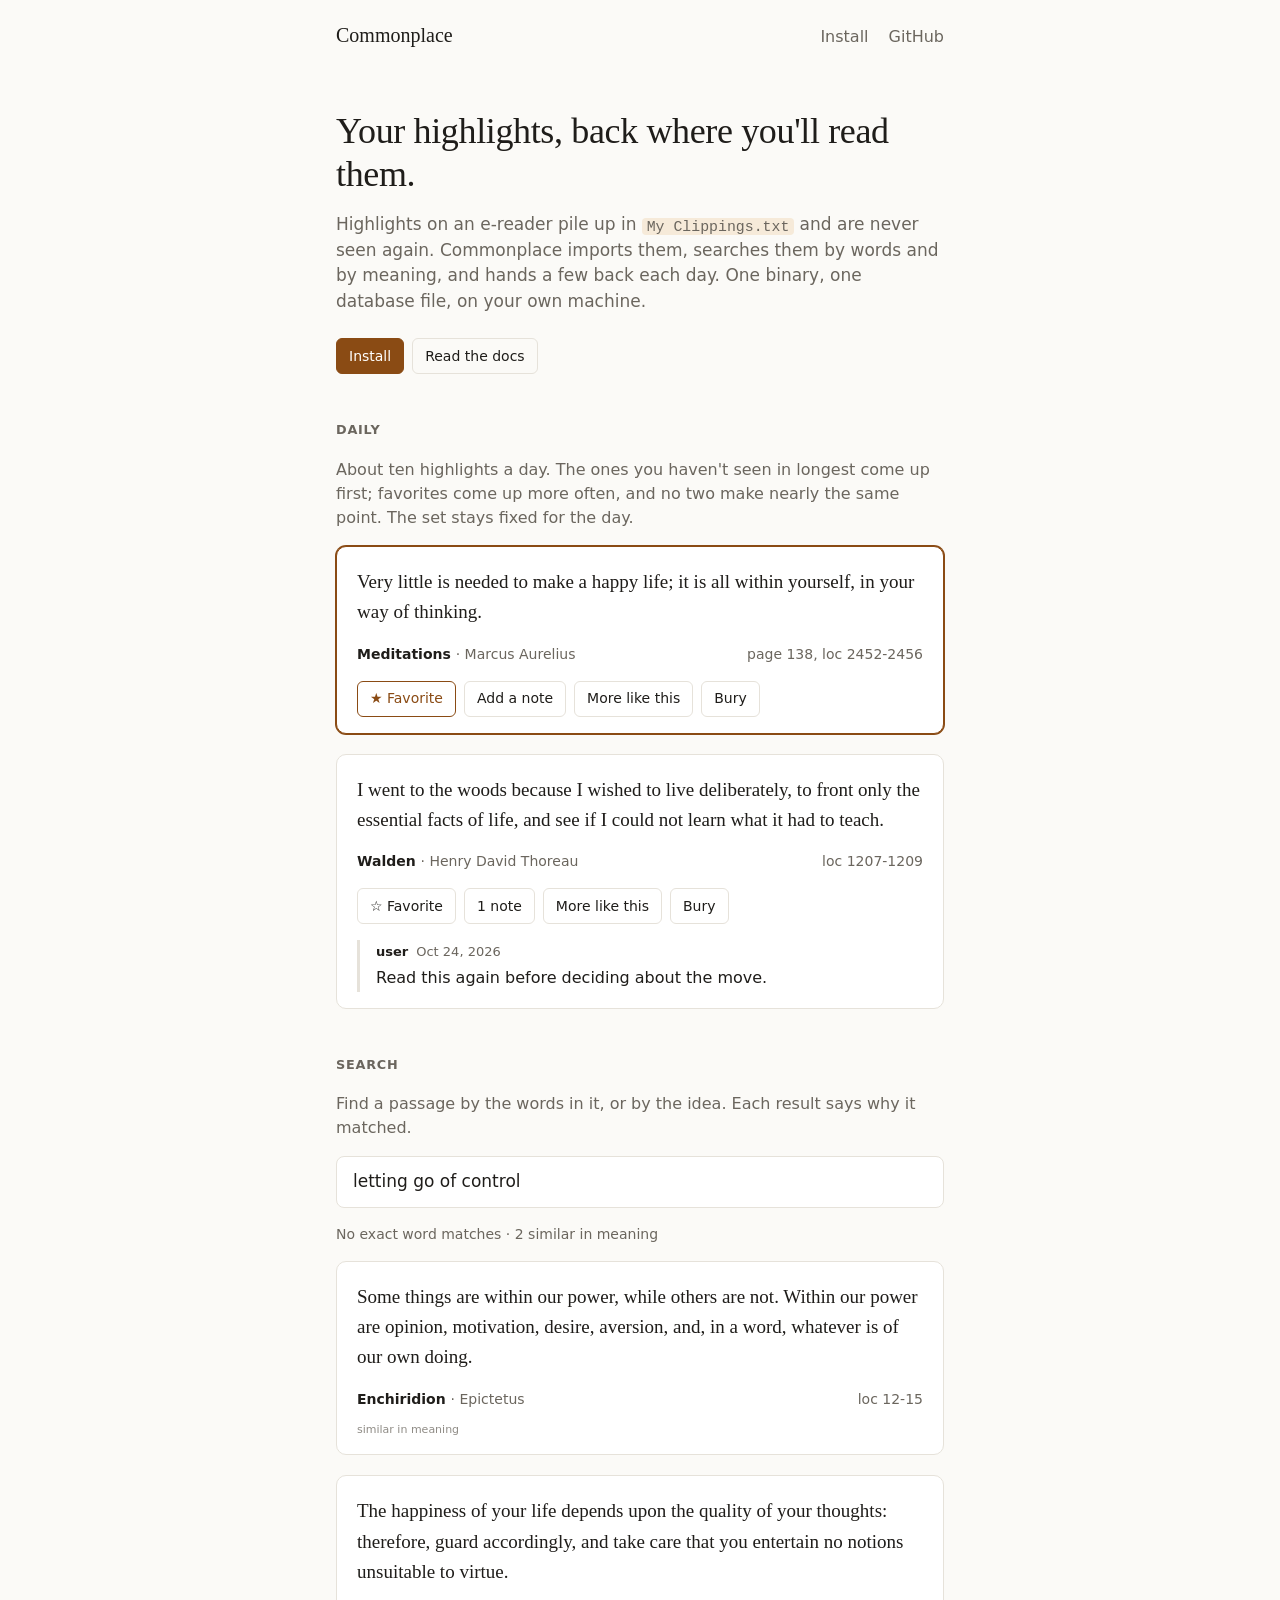
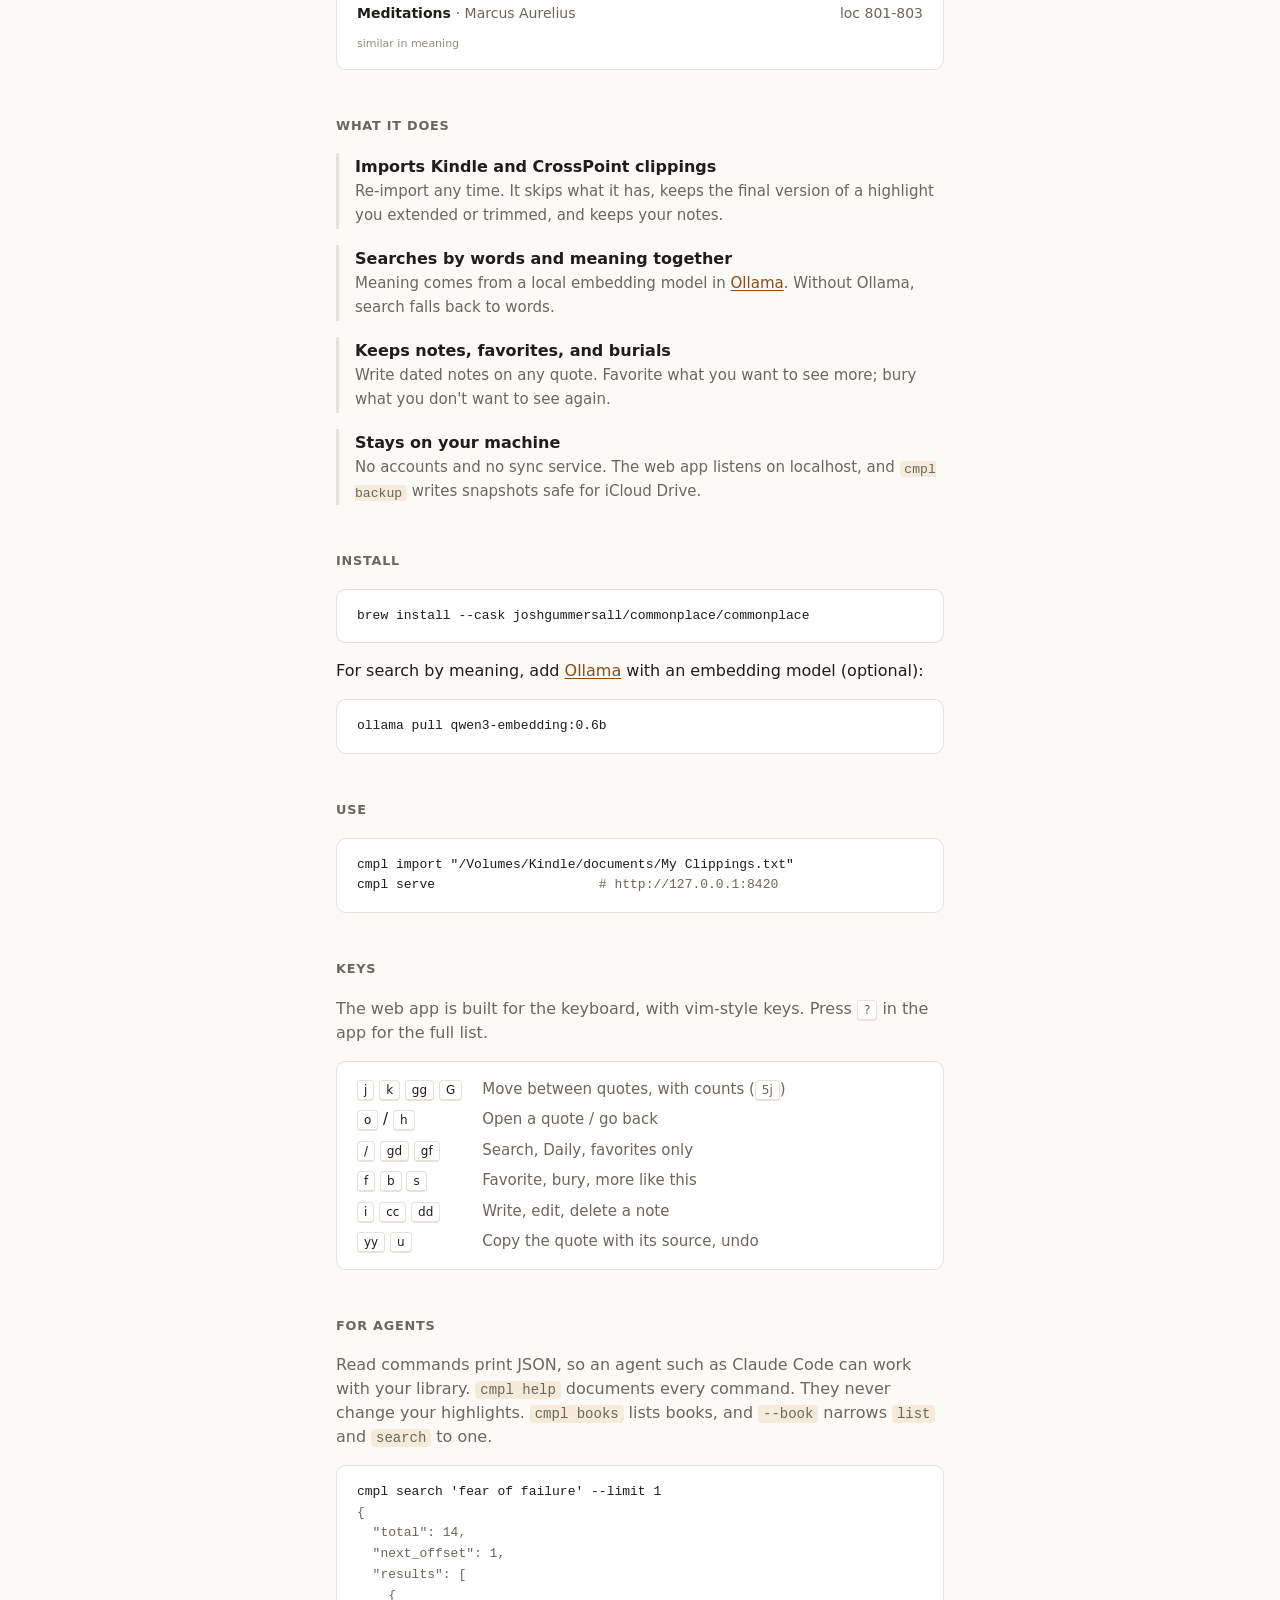
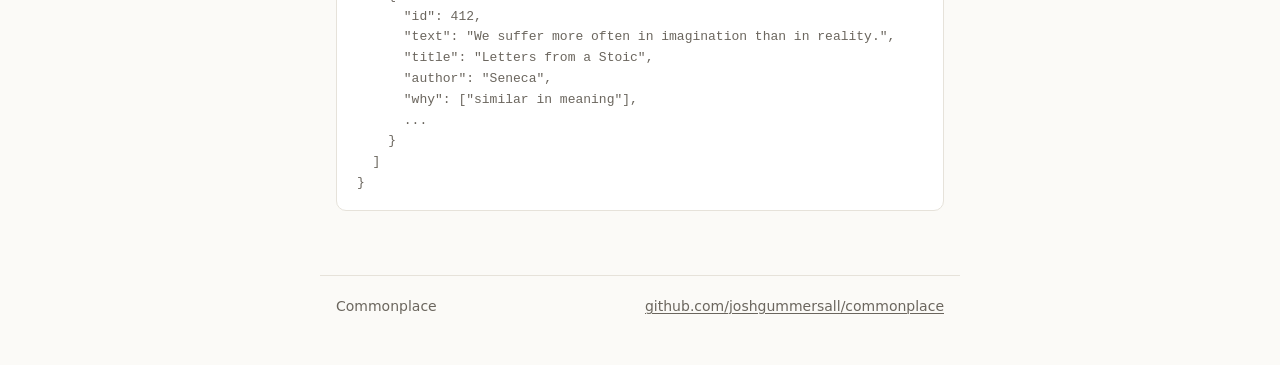
<file: docs/index.html>
<!doctype html>
<html lang="en">
<head>
<meta charset="utf-8">
<meta name="viewport" content="width=device-width, initial-scale=1">
<title>Commonplace · your e-reader highlights, resurfaced</title>
<meta name="description" content="A personal, self-hosted home for your e-reader highlights: import them, search them by words and by meaning, and get a daily shuffle of past highlights back.">
<link rel="icon" href="data:,">
<style>
  /* Tokens and components follow internal/web/static/app.css. */
  :root {
    --bg: #fbfaf7;
    --surface: #ffffff;
    --text: #1f1d1a;
    --muted: #6b665e;
    --rule: #e6e2da;
    --accent: #8a4b14;
    --accent-soft: #f6ead9;
    --mark: #fde9a8;
    --focus: #2f6fdb;

    --serif: "Iowan Old Style", "Charter", "Palatino Linotype", Georgia, serif;
    --sans: system-ui, -apple-system, "Segoe UI", Roboto, sans-serif;
    --mono: ui-monospace, "SF Mono", Menlo, monospace;
    --measure: 40rem;
    color-scheme: light dark;
  }

  @media (prefers-color-scheme: dark) {
    :root {
      --bg: #171614;
      --surface: #1f1d1a;
      --text: #ebe7e0;
      --muted: #a39d93;
      --rule: #34312c;
      --accent: #e0a466;
      --accent-soft: #3a2c1d;
      --mark: #5b4a12;
      --focus: #7aa7ff;
    }
  }

  * { box-sizing: border-box; }

  body {
    margin: 0;
    background: var(--bg);
    color: var(--text);
    font: 16px/1.5 var(--sans);
    -webkit-text-size-adjust: 100%;
  }

  a { color: var(--accent); text-decoration-thickness: 1px; text-underline-offset: 2px; }
  :focus-visible { outline: 2px solid var(--focus); outline-offset: 2px; }

  header.site, main, footer.site {
    max-width: var(--measure);
    margin: 0 auto;
    padding: 0 16px;
  }

  header.site {
    display: flex;
    align-items: baseline;
    justify-content: space-between;
    gap: 1rem;
    padding-top: 1.25rem;
    padding-bottom: 1.25rem;
  }

  .brand { font-family: var(--serif); font-size: 1.25rem; color: var(--text); text-decoration: none; }
  nav { display: flex; gap: 1.25rem; }
  nav a { color: var(--muted); text-decoration: none; }
  nav a:hover { color: var(--text); }

  main { padding-bottom: 3rem; }

  .hero { margin: 2.5rem 0 2.5rem; }
  .hero h1 {
    font: 400 2.25rem/1.2 var(--serif);
    letter-spacing: -0.01em;
    margin: 0 0 1rem;
  }
  .hero p { font-size: 1.0625rem; color: var(--muted); margin: 0 0 1.5rem; }

  .page-title, h2 {
    font: 600 0.8rem/1.2 var(--sans);
    letter-spacing: 0.06em;
    text-transform: uppercase;
    color: var(--muted);
    margin: 3rem 0 1.25rem;
  }

  p { margin: 0 0 1rem; }
  .lede { color: var(--muted); }

  /* Cards */

  .cards { display: flex; flex-direction: column; gap: 1.25rem; }

  .card {
    background: var(--surface);
    border: 1px solid var(--rule);
    border-radius: 10px;
    padding: 1.25rem 1.25rem 1rem;
  }
  .card.is-current { border-color: var(--accent); box-shadow: 0 0 0 1px var(--accent); }

  blockquote { margin: 0; font-family: var(--serif); font-size: 1.1875rem; line-height: 1.6; }
  blockquote p { margin: 0; }

  mark { background: var(--mark); color: inherit; border-radius: 2px; padding: 0 1px; }

  .meta {
    display: flex;
    flex-wrap: wrap;
    justify-content: space-between;
    gap: 0.25rem 1rem;
    margin-top: 1rem;
    font-size: 0.875rem;
    color: var(--muted);
  }
  cite { font-style: normal; font-weight: 600; color: var(--text); }
  .author { white-space: nowrap; font-weight: 400; color: var(--muted); }
  .author::before { content: "· "; }

  .actions { display: flex; flex-wrap: wrap; gap: 0.5rem; margin-top: 1rem; }

  .button {
    font: inherit;
    font-size: 0.875rem;
    color: var(--text);
    background: transparent;
    border: 1px solid var(--rule);
    border-radius: 6px;
    padding: 0.375rem 0.75rem;
    min-height: 2.25rem;
    text-decoration: none;
    display: inline-flex;
    align-items: center;
  }
  a.button:hover { border-color: var(--muted); }
  .button.primary { background: var(--accent); border-color: var(--accent); color: var(--surface); }
  .button.on { color: var(--accent); border-color: var(--accent); }
  span.button { cursor: default; }

  .why { font-size: 0.6875rem; color: var(--muted); opacity: 0.75; margin: 0.75rem 0 0; }

  .search-box {
    font-size: 1.0625rem;
    color: var(--text);
    background: var(--surface);
    border: 1px solid var(--rule);
    border-radius: 8px;
    padding: 0.75rem 1rem;
    margin-bottom: 1rem;
  }
  .count { font-size: 0.875rem; color: var(--muted); margin: 0 0 1rem; }

  /* Notes */

  .note { border-left: 3px solid var(--rule); padding: 0.125rem 0 0.125rem 1rem; margin-top: 1rem; }
  .note header { font-size: 0.8125rem; color: var(--muted); display: flex; gap: 0.5rem; }
  .note .source { font-weight: 600; color: var(--text); }
  .note p { margin: 0.25rem 0 0; }

  /* Features */

  .features { list-style: none; margin: 0; padding: 0; display: grid; gap: 1rem; }
  .features li { border-left: 3px solid var(--rule); padding: 0.125rem 0 0.125rem 1rem; }
  .features strong { display: block; font-weight: 600; }
  .features span { color: var(--muted); font-size: 0.9375rem; }

  /* Code */

  pre, code { font-family: var(--mono); }
  pre {
    background: var(--surface);
    border: 1px solid var(--rule);
    border-radius: 10px;
    padding: 1rem 1.25rem;
    overflow-x: auto;
    font-size: 0.8125rem;
    line-height: 1.6;
    margin: 0 0 1rem;
  }
  :not(pre) > code {
    font-size: 0.875em;
    background: var(--accent-soft);
    border-radius: 4px;
    padding: 0.05rem 0.3rem;
  }
  .c { color: var(--muted); }

  /* Keys */

  kbd {
    font: 0.75rem/1 var(--sans);
    border: 1px solid var(--rule);
    border-bottom-width: 2px;
    border-radius: 4px;
    padding: 0.125rem 0.375rem;
    background: var(--surface);
  }
  .keys {
    display: grid;
    grid-template-columns: auto 1fr;
    gap: 0.5rem 1.25rem;
    margin: 0;
    font-size: 0.9375rem;
    background: var(--surface);
    border: 1px solid var(--rule);
    border-radius: 10px;
    padding: 1rem 1.25rem;
  }
  .keys dt { white-space: nowrap; }
  .keys dd { margin: 0; color: var(--muted); }

  footer.site {
    border-top: 1px solid var(--rule);
    padding-top: 1.25rem;
    padding-bottom: 3rem;
    font-size: 0.875rem;
    color: var(--muted);
    display: flex;
    flex-wrap: wrap;
    justify-content: space-between;
    gap: 0.5rem 1rem;
  }
  footer.site a { color: var(--muted); }

  @media (max-width: 30rem) {
    .hero h1 { font-size: 1.75rem; }
    .keys { grid-template-columns: 1fr; gap: 0.125rem; }
    .keys dd { margin-bottom: 0.5rem; }
  }
</style>
</head>
<body>
<header class="site">
  <a class="brand" href="/">Commonplace</a>
  <nav aria-label="Main">
    <a href="#install">Install</a>
    <a href="https://github.com/joshgummersall/commonplace">GitHub</a>
  </nav>
</header>

<main>
  <section class="hero">
    <h1>Your highlights, back where you'll read them.</h1>
    <p>Highlights on an e-reader pile up in <code>My Clippings.txt</code> and are never seen again.
      Commonplace imports them, searches them by words and by meaning, and hands a few back each day.
      One binary, one database file, on your own machine.</p>
    <div class="actions">
      <a class="button primary" href="#install">Install</a>
      <a class="button" href="https://github.com/joshgummersall/commonplace#readme">Read the docs</a>
    </div>
  </section>

  <h2 class="page-title">Daily</h2>
  <p class="lede">About ten highlights a day. The ones you haven't seen in longest come up first;
    favorites come up more often, and no two make nearly the same point. The set stays fixed for the day.</p>
  <div class="cards">
    <article class="card is-current">
      <blockquote><p>Very little is needed to make a happy life; it is all within yourself, in your way of thinking.</p></blockquote>
      <footer class="meta">
        <cite>Meditations <span class="author">Marcus Aurelius</span></cite>
        <span>page 138, loc 2452-2456</span>
      </footer>
      <div class="actions">
        <span class="button on">★ Favorite</span>
        <span class="button">Add a note</span>
        <span class="button">More like this</span>
        <span class="button">Bury</span>
      </div>
    </article>
    <article class="card">
      <blockquote><p>I went to the woods because I wished to live deliberately, to front only the essential facts of life, and see if I could not learn what it had to teach.</p></blockquote>
      <footer class="meta">
        <cite>Walden <span class="author">Henry David Thoreau</span></cite>
        <span>loc 1207-1209</span>
      </footer>
      <div class="actions">
        <span class="button">☆ Favorite</span>
        <span class="button">1 note</span>
        <span class="button">More like this</span>
        <span class="button">Bury</span>
      </div>
      <div class="note">
        <header><span class="source">user</span><span>Oct 24, 2026</span></header>
        <p>Read this again before deciding about the move.</p>
      </div>
    </article>
  </div>

  <h2>Search</h2>
  <p class="lede">Find a passage by the words in it, or by the idea. Each result says why it matched.</p>
  <div class="search-box">letting go of control</div>
  <p class="count">No exact word matches · 2 similar in meaning</p>
  <div class="cards">
    <article class="card">
      <blockquote><p>Some things are within our power, while others are not. Within our power are opinion, motivation, desire, aversion, and, in a word, whatever is of our own doing.</p></blockquote>
      <footer class="meta">
        <cite>Enchiridion <span class="author">Epictetus</span></cite>
        <span>loc 12-15</span>
      </footer>
      <p class="why">similar in meaning</p>
    </article>
    <article class="card">
      <blockquote><p>The happiness of your life depends upon the quality of your thoughts: therefore, guard accordingly, and take care that you entertain no notions unsuitable to virtue.</p></blockquote>
      <footer class="meta">
        <cite>Meditations <span class="author">Marcus Aurelius</span></cite>
        <span>loc 801-803</span>
      </footer>
      <p class="why">similar in meaning</p>
    </article>
  </div>

  <h2>What it does</h2>
  <ul class="features">
    <li><strong>Imports Kindle and CrossPoint clippings</strong>
      <span>Re-import any time. It skips what it has, keeps the final version of a highlight you extended or trimmed, and keeps your notes.</span></li>
    <li><strong>Searches by words and meaning together</strong>
      <span>Meaning comes from a local embedding model in <a href="https://ollama.com/">Ollama</a>. Without Ollama, search falls back to words.</span></li>
    <li><strong>Keeps notes, favorites, and burials</strong>
      <span>Write dated notes on any quote. Favorite what you want to see more; bury what you don't want to see again.</span></li>
    <li><strong>Stays on your machine</strong>
      <span>No accounts and no sync service. The web app listens on localhost, and <code>cmpl backup</code> writes snapshots safe for iCloud Drive.</span></li>
  </ul>

  <h2 id="install">Install</h2>
  <pre><code>brew install --cask joshgummersall/commonplace/commonplace</code></pre>
  <p>For search by meaning, add <a href="https://ollama.com/">Ollama</a> with an embedding model (optional):</p>
  <pre><code>ollama pull qwen3-embedding:0.6b</code></pre>

  <h2>Use</h2>
  <pre><code>cmpl import "/Volumes/Kindle/documents/My Clippings.txt"
cmpl serve                     <span class="c"># http://127.0.0.1:8420</span></code></pre>

  <h2>Keys</h2>
  <p class="lede">The web app is built for the keyboard, with vim-style keys. Press <kbd>?</kbd> in the app for the full list.</p>
  <dl class="keys">
    <dt><kbd>j</kbd> <kbd>k</kbd> <kbd>gg</kbd> <kbd>G</kbd></dt><dd>Move between quotes, with counts (<kbd>5j</kbd>)</dd>
    <dt><kbd>o</kbd> / <kbd>h</kbd></dt><dd>Open a quote / go back</dd>
    <dt><kbd>/</kbd> <kbd>gd</kbd> <kbd>gf</kbd></dt><dd>Search, Daily, favorites only</dd>
    <dt><kbd>f</kbd> <kbd>b</kbd> <kbd>s</kbd></dt><dd>Favorite, bury, more like this</dd>
    <dt><kbd>i</kbd> <kbd>cc</kbd> <kbd>dd</kbd></dt><dd>Write, edit, delete a note</dd>
    <dt><kbd>yy</kbd> <kbd>u</kbd></dt><dd>Copy the quote with its source, undo</dd>
  </dl>

  <h2>For agents</h2>
  <p class="lede">Read commands print JSON, so an agent such as Claude Code can work with your library.
    <code>cmpl help</code> documents every command. They never change your highlights.
    <code>cmpl books</code> lists books, and <code>--book</code> narrows <code>list</code> and <code>search</code> to one.</p>
  <pre><code>cmpl search 'fear of failure' --limit 1
<span class="c">{
  "total": 14,
  "next_offset": 1,
  "results": [
    {
      "id": 412,
      "text": "We suffer more often in imagination than in reality.",
      "title": "Letters from a Stoic",
      "author": "Seneca",
      "why": ["similar in meaning"],
      ...
    }
  ]
}</span></code></pre>
</main>

<footer class="site">
  <span>Commonplace</span>
  <a href="https://github.com/joshgummersall/commonplace">github.com/joshgummersall/commonplace</a>
</footer>
</body>
</html>
</file>
